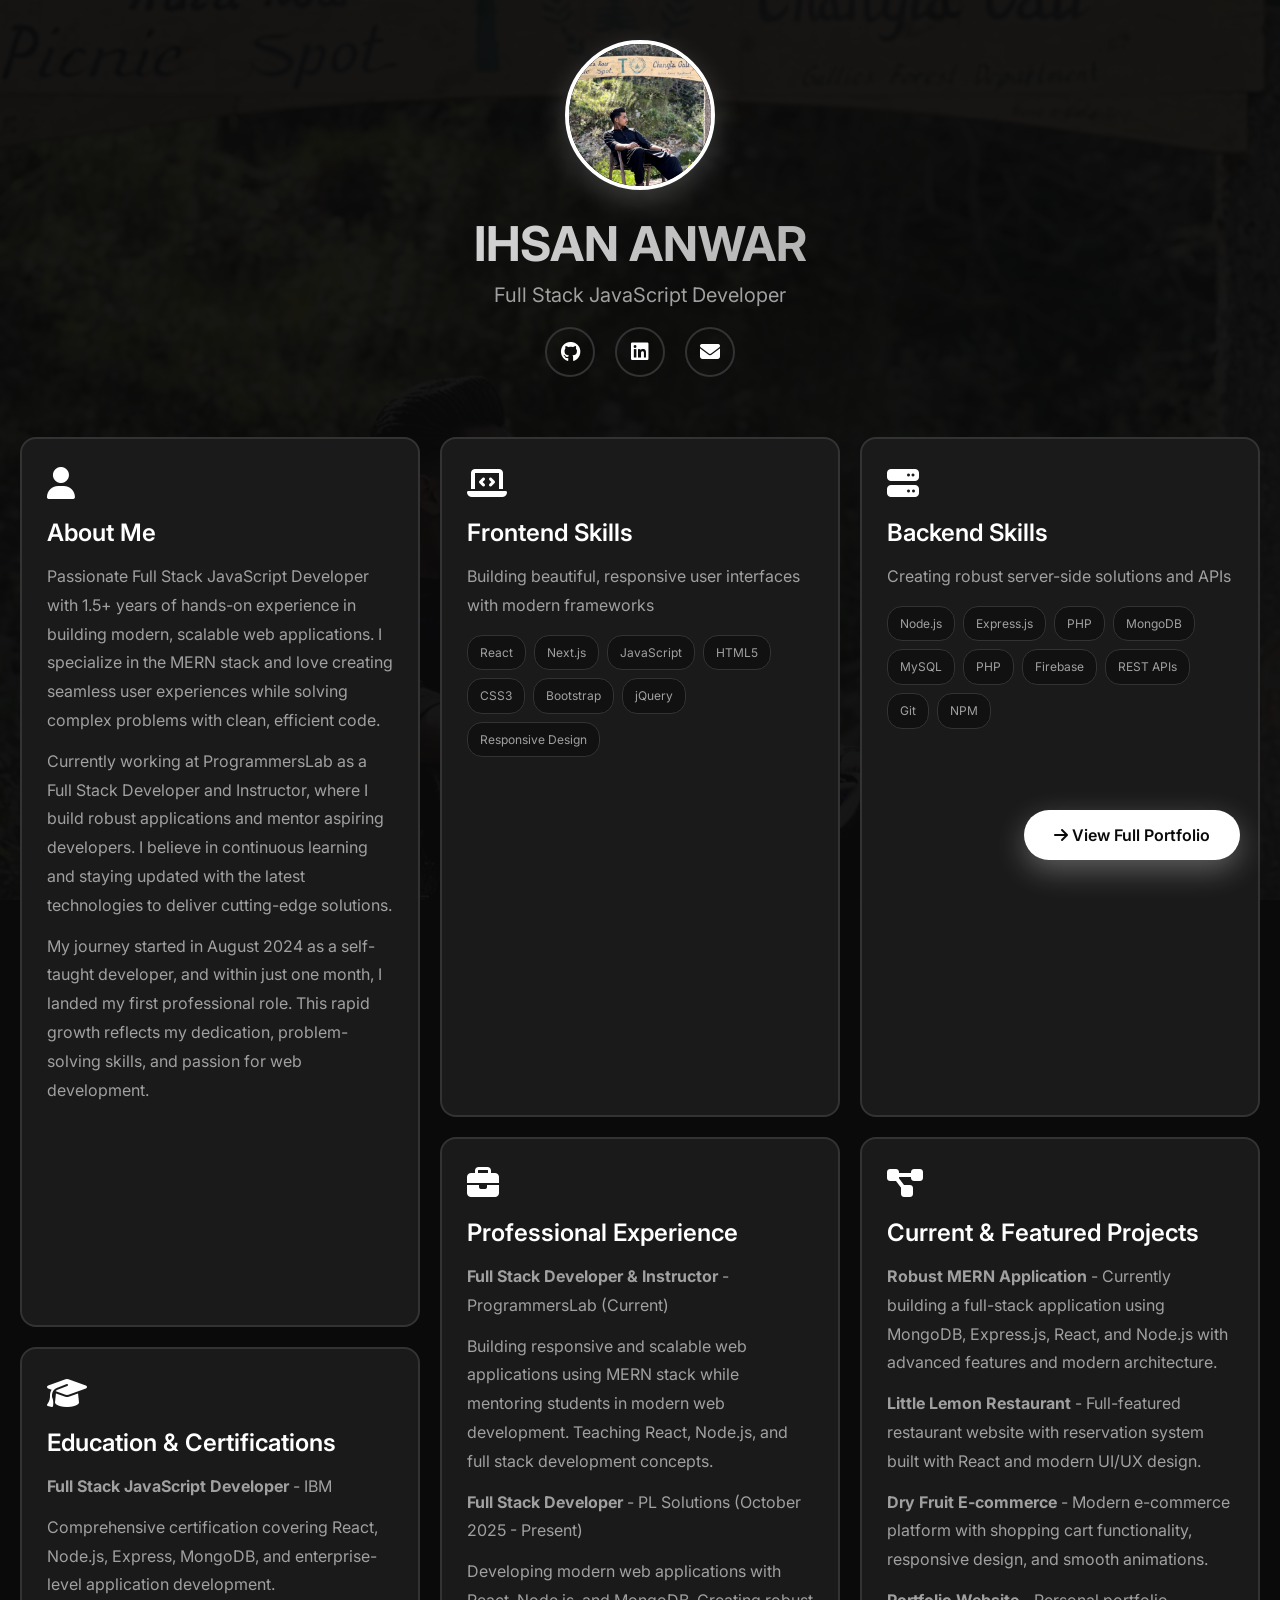
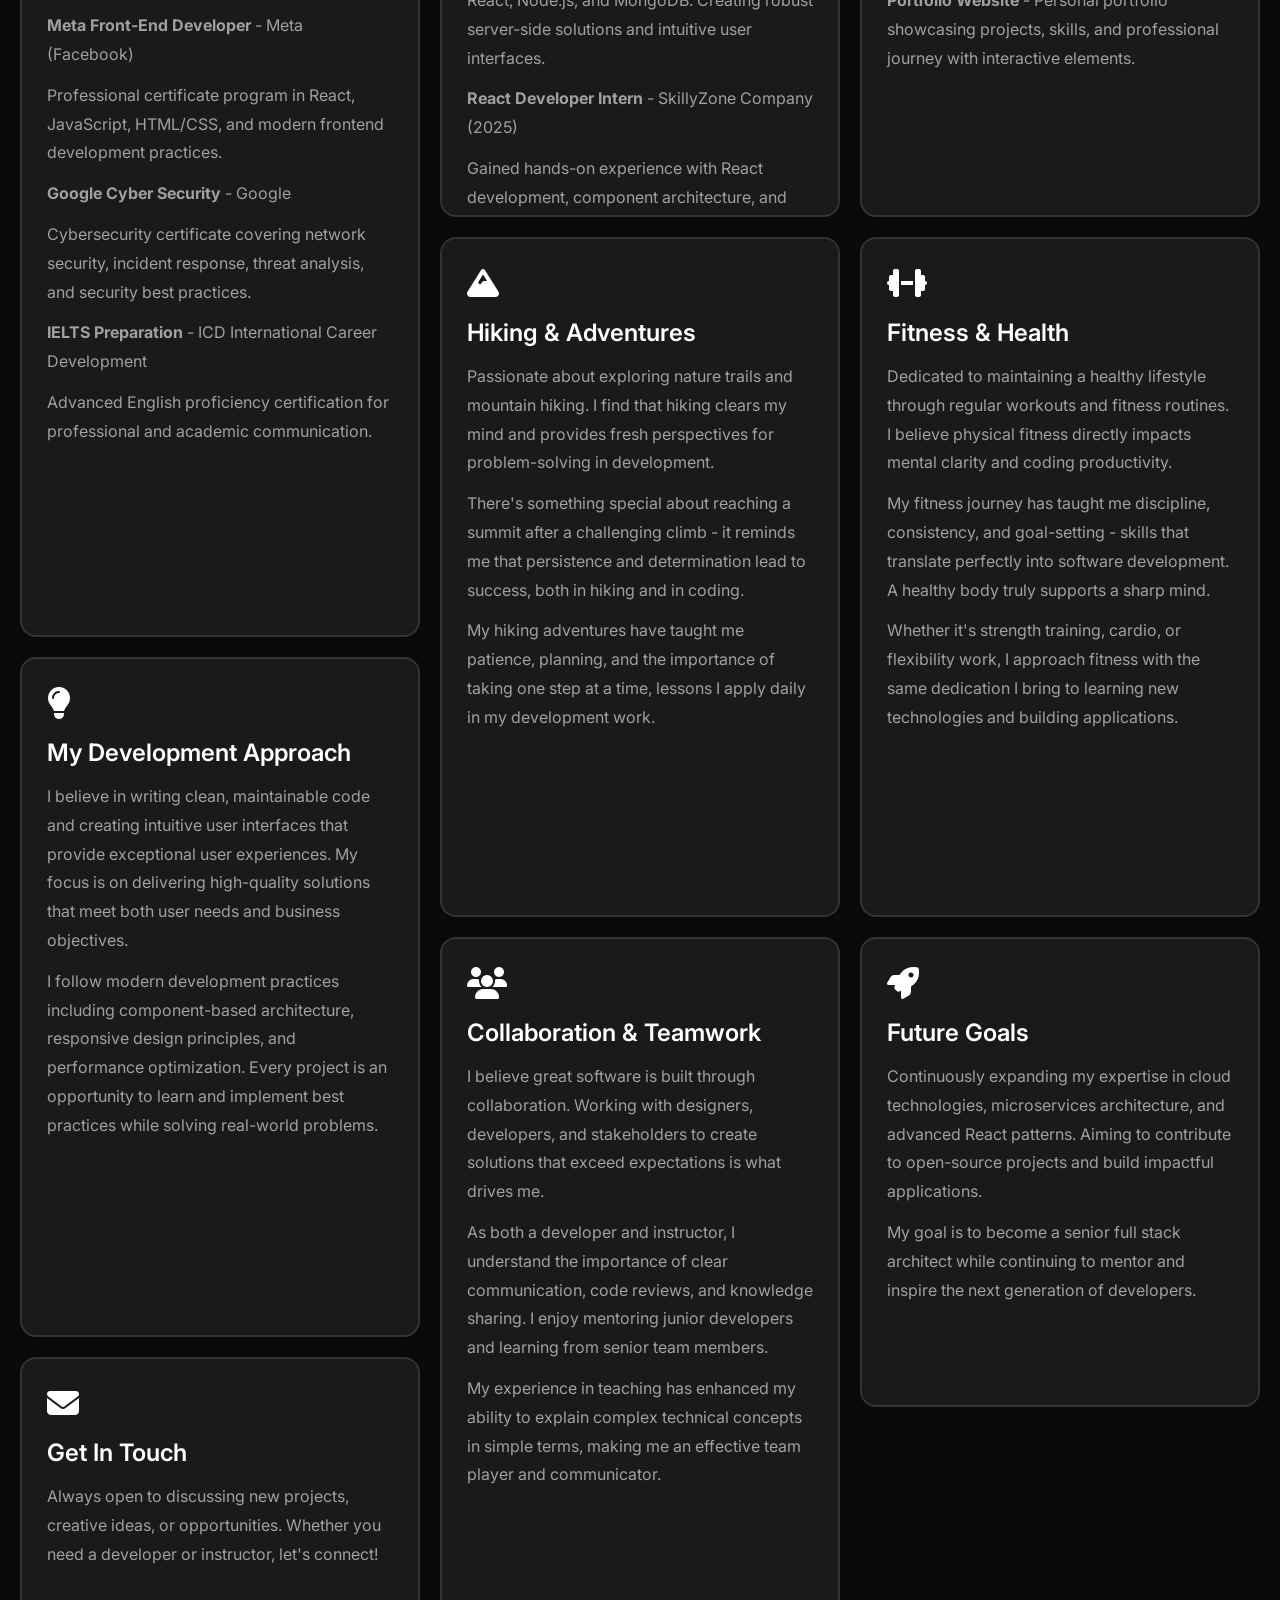
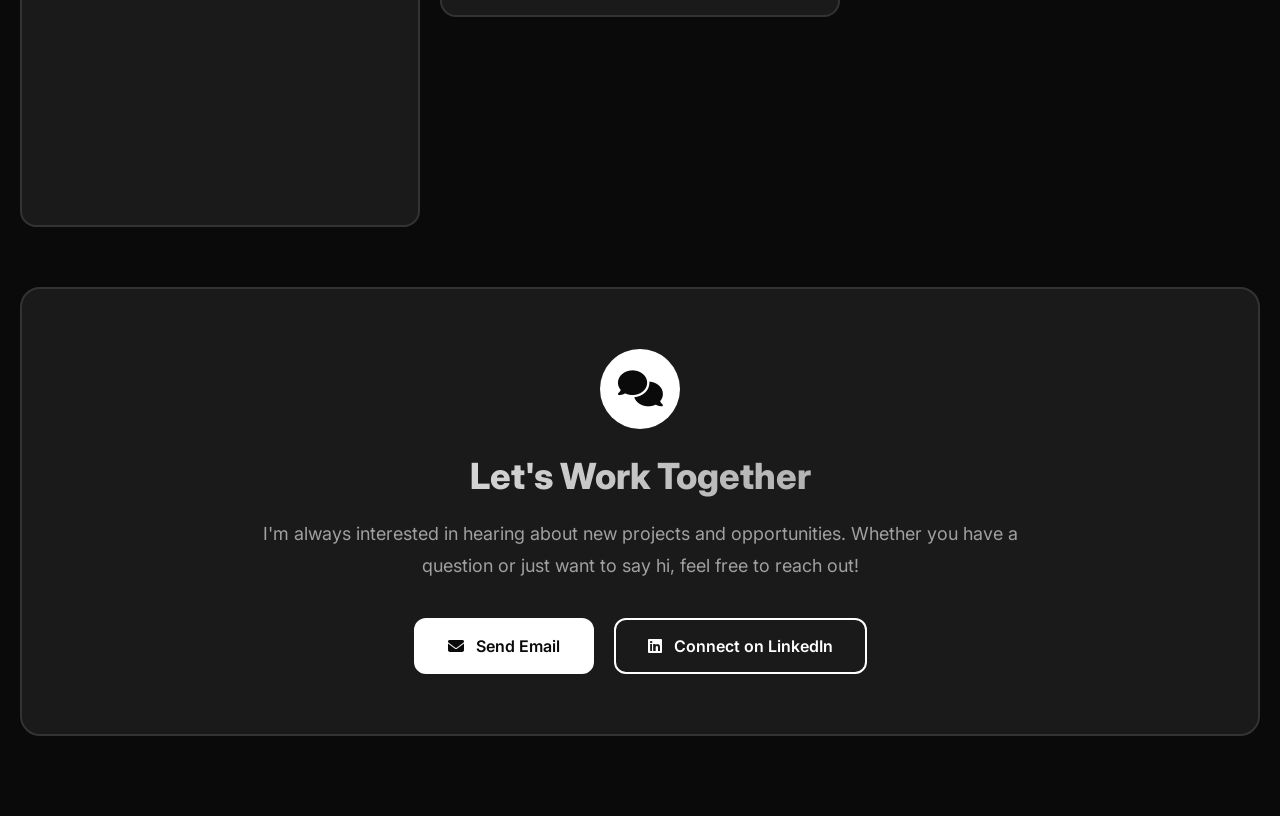
<file: profile.html>
<!DOCTYPE html>
<html lang="en">
<head>
    <meta charset="UTF-8">
    <meta name="viewport" content="width=device-width, initial-scale=1.0">
    <title>Ihsan Anwar - Portfolio Home</title>
    
    <!-- Fonts -->
    <link href="https://fonts.googleapis.com/css2?family=Inter:wght@300;400;500;600;700;800&display=swap" rel="stylesheet">
    <link rel="stylesheet" href="https://cdnjs.cloudflare.com/ajax/libs/font-awesome/6.4.0/css/all.min.css">
    
   <!-- Css Link With Name index2 css -->
    <link rel="stylesheet" href="css/profile.css">
</head>
<body>
    <div class="container">
        <!-- Profile Section -->
        <div class="profile-section">
            <img src="img/about.png" alt="Ihsan Anwar" class="profile-img">
            <h1 class="profile-name">IHSAN ANWAR</h1>
            <p class="profile-title">Full Stack JavaScript Developer</p>
            <div class="social-links">
                <a href="https://github.com/IHSAN-ANWAR" target="_blank"><i class="fab fa-github"></i></a>
                <a href="https://www.linkedin.com/in/ihsan-anwar-243964353/" target="_blank"><i class="fab fa-linkedin"></i></a>
                <a href="mailto:ihsan.anwar4321@gmail.com"><i class="fas fa-envelope"></i></a>
            </div>
        </div>

        <!-- Masonry Grid -->
        <div class="masonry-grid">
            <!-- About Card - Extended -->
            <div class="comment-card extra-large">
                <div class="card-icon"><i class="fas fa-user"></i></div>
                <h3 class="card-title">About Me</h3>
                <div class="card-content">
                    <p>Passionate Full Stack JavaScript Developer with 1.5+ years of hands-on experience in building modern, scalable web applications. I specialize in the MERN stack and love creating seamless user experiences while solving complex problems with clean, efficient code.</p>
                    <p>Currently working at ProgrammersLab as a Full Stack Developer and Instructor, where I build robust applications and mentor aspiring developers. I believe in continuous learning and staying updated with the latest technologies to deliver cutting-edge solutions.</p>
                    <p>My journey started in August 2024 as a self-taught developer, and within just one month, I landed my first professional role. This rapid growth reflects my dedication, problem-solving skills, and passion for web development.</p>
                </div>
            </div>

            <!-- Frontend Skills Card -->
            <div class="comment-card large">
                <div class="card-icon"><i class="fas fa-laptop-code"></i></div>
                <h3 class="card-title">Frontend Skills</h3>
                <div class="card-content">
                    <p>Building beautiful, responsive user interfaces with modern frameworks</p>
                    <div class="skill-tags">
                        <span class="skill-tag">React</span>
                        <span class="skill-tag">Next.js</span>
                        <span class="skill-tag">JavaScript</span>
                        <span class="skill-tag">HTML5</span>
                        <span class="skill-tag">CSS3</span>
                        <span class="skill-tag">Bootstrap</span>
                        <span class="skill-tag">jQuery</span>
                        <span class="skill-tag">Responsive Design</span>
                    </div>
                </div>
            </div>

            <!-- Backend Skills Card -->
            <div class="comment-card large">
                <div class="card-icon"><i class="fas fa-server"></i></div>
                <h3 class="card-title">Backend Skills</h3>
                <div class="card-content">
                    <p>Creating robust server-side solutions and APIs</p>
                    <div class="skill-tags">
                        <span class="skill-tag">Node.js</span>
                        <span class="skill-tag">Express.js</span>
                        <span class="skill-tag">PHP</span>
                        <span class="skill-tag">MongoDB</span>
                        <span class="skill-tag">MySQL</span>
                        <span class="skill-tag">PHP</span>
                        <span class="skill-tag">Firebase</span>
                        <span class="skill-tag">REST APIs</span>
                        <span class="skill-tag">Git</span>
                        <span class="skill-tag">NPM</span>
                    </div>
                </div>
            </div>

            <!-- Experience Card - Extended -->
            <div class="comment-card large">
                <div class="card-icon"><i class="fas fa-briefcase"></i></div>
                <h3 class="card-title">Professional Experience</h3>
                <div class="card-content">
                    <p><strong>Full Stack Developer & Instructor</strong> - ProgrammersLab (Current)</p>
                    <p>Building responsive and scalable web applications using MERN stack while mentoring students in modern web development. Teaching React, Node.js, and full stack development concepts.</p>
                    <p><strong>Full Stack Developer</strong> - PL Solutions (October 2025 - Present)</p>
                    <p>Developing modern web applications with React, Node.js, and MongoDB. Creating robust server-side solutions and intuitive user interfaces.</p>
                    <p><strong>React Developer Intern</strong> - SkillyZone Company (2025)</p>
                    <p>Gained hands-on experience with React development, component architecture, and modern JavaScript practices.</p>
                </div>
            </div>

            <!-- Current Projects Card -->
            <div class="comment-card large">
                <div class="card-icon"><i class="fas fa-project-diagram"></i></div>
                <h3 class="card-title">Current & Featured Projects</h3>
                <div class="card-content">
                    <p><strong>Robust MERN Application</strong> - Currently building a full-stack application using MongoDB, Express.js, React, and Node.js with advanced features and modern architecture.</p>
                    <p><strong>Little Lemon Restaurant</strong> - Full-featured restaurant website with reservation system built with React and modern UI/UX design.</p>
                    <p><strong>Dry Fruit E-commerce</strong> - Modern e-commerce platform with shopping cart functionality, responsive design, and smooth animations.</p>
                    <p><strong>Portfolio Website</strong> - Personal portfolio showcasing projects, skills, and professional journey with interactive elements.</p>
                </div>
            </div>

            <!-- Education & Certifications Card - Extended -->
            <div class="comment-card extra-large">
                <div class="card-icon"><i class="fas fa-graduation-cap"></i></div>
                <h3 class="card-title">Education & Certifications</h3>
                <div class="card-content">
                    <p><strong>Full Stack JavaScript Developer</strong> - IBM</p>
                    <p>Comprehensive certification covering React, Node.js, Express, MongoDB, and enterprise-level application development.</p>
                    <p><strong>Meta Front-End Developer</strong> - Meta (Facebook)</p>
                    <p>Professional certificate program in React, JavaScript, HTML/CSS, and modern frontend development practices.</p>
                    <p><strong>Google Cyber Security</strong> - Google</p>
                    <p>Cybersecurity certificate covering network security, incident response, threat analysis, and security best practices.</p>
                    <p><strong>IELTS Preparation</strong> - ICD International Career Development</p>
                    <p>Advanced English proficiency certification for professional and academic communication.</p>
                </div>
            </div>

            <!-- Hiking & Adventures Card -->
            <div class="comment-card large">
                <div class="card-icon"><i class="fas fa-mountain"></i></div>
                <h3 class="card-title">Hiking & Adventures</h3>
                <div class="card-content">
                    <p>Passionate about exploring nature trails and mountain hiking. I find that hiking clears my mind and provides fresh perspectives for problem-solving in development.</p>
                    <p>There's something special about reaching a summit after a challenging climb - it reminds me that persistence and determination lead to success, both in hiking and in coding.</p>
                    <p>My hiking adventures have taught me patience, planning, and the importance of taking one step at a time, lessons I apply daily in my development work.</p>
                </div>
            </div>

            <!-- Fitness & Health Card -->
            <div class="comment-card large">
                <div class="card-icon"><i class="fas fa-dumbbell"></i></div>
                <h3 class="card-title">Fitness & Health</h3>
                <div class="card-content">
                    <p>Dedicated to maintaining a healthy lifestyle through regular workouts and fitness routines. I believe physical fitness directly impacts mental clarity and coding productivity.</p>
                    <p>My fitness journey has taught me discipline, consistency, and goal-setting - skills that translate perfectly into software development. A healthy body truly supports a sharp mind.</p>
                    <p>Whether it's strength training, cardio, or flexibility work, I approach fitness with the same dedication I bring to learning new technologies and building applications.</p>
                </div>
            </div>

            <!-- My Approach Card -->
            <div class="comment-card large">
                <div class="card-icon"><i class="fas fa-lightbulb"></i></div>
                <h3 class="card-title">My Development Approach</h3>
                <div class="card-content">
                    <p>I believe in writing clean, maintainable code and creating intuitive user interfaces that provide exceptional user experiences. My focus is on delivering high-quality solutions that meet both user needs and business objectives.</p>
                    <p>I follow modern development practices including component-based architecture, responsive design principles, and performance optimization. Every project is an opportunity to learn and implement best practices while solving real-world problems.</p>
                </div>
            </div>

            <!-- Collaboration & Teamwork Card -->
            <div class="comment-card large">
                <div class="card-icon"><i class="fas fa-users"></i></div>
                <h3 class="card-title">Collaboration & Teamwork</h3>
                <div class="card-content">
                    <p>I believe great software is built through collaboration. Working with designers, developers, and stakeholders to create solutions that exceed expectations is what drives me.</p>
                    <p>As both a developer and instructor, I understand the importance of clear communication, code reviews, and knowledge sharing. I enjoy mentoring junior developers and learning from senior team members.</p>
                    <p>My experience in teaching has enhanced my ability to explain complex technical concepts in simple terms, making me an effective team player and communicator.</p>
                </div>
            </div>

            <!-- Future Goals Card -->
            <div class="comment-card medium">
                <div class="card-icon"><i class="fas fa-rocket"></i></div>
                <h3 class="card-title">Future Goals</h3>
                <div class="card-content">
                    <p>Continuously expanding my expertise in cloud technologies, microservices architecture, and advanced React patterns. Aiming to contribute to open-source projects and build impactful applications.</p>
                    <p>My goal is to become a senior full stack architect while continuing to mentor and inspire the next generation of developers.</p>
                </div>
            </div>

            <!-- Contact Card -->
            <div class="comment-card medium">
                <div class="card-icon"><i class="fas fa-envelope"></i></div>
                <h3 class="card-title">Get In Touch</h3>
                <div class="card-content">
                    <p>Always open to discussing new projects, creative ideas, or opportunities. Whether you need a developer or instructor, let's connect!</p>
                </div>
            </div>
        </div>

        <!-- Feedback Section -->
        <div class="feedback-section">
            <div class="feedback-container">
                <div class="feedback-icon">
                    <i class="fas fa-comments"></i>
                </div>
                <h2 class="feedback-title">Let's Work Together</h2>
                <p class="feedback-text">
                    I'm always interested in hearing about new projects and opportunities. 
                    Whether you have a question or just want to say hi, feel free to reach out!
                </p>
                <div class="feedback-actions">
                    <a href="mailto:ihsan.anwar4321@gmail.com" class="feedback-btn primary">
                        <i class="fas fa-envelope"></i>
                        Send Email
                    </a>
                    <a href="https://www.linkedin.com/in/ihsan-anwar-243964353/" target="_blank" class="feedback-btn secondary">
                        <i class="fab fa-linkedin"></i>
                        Connect on LinkedIn
                    </a>
                </div>
            </div>
        </div>
    </div>

    <!-- View Full Portfolio Button -->
    <a href="index.html" class="view-portfolio-btn">
        <i class="fas fa-arrow-right"></i> View Full Portfolio
    </a>
</body>
</html>
</file>
<file: css/profile.css>
* {
    margin: 0;
    padding: 0;
    box-sizing: border-box;
}

:root {
    --bg-primary: #0a0a0a;
    --bg-secondary: #111111;
    --bg-tertiary: #1a1a1a;
    --text-primary: #ffffff;
    --text-secondary: #a0a0a0;
    --border: #333333;
    --accent: #ffffff;
}

body {
    font-family: 'Inter', sans-serif;
    background: var(--bg-primary);
    color: var(--text-primary);
    min-height: 100vh;
    padding: 40px 20px;
    position: relative;
}

body::before {
    content: '';
    position: fixed;
    top: 0;
    left: 0;
    width: 100%;
    height: 100%;
    background-image: url('../img/about.png');
    background-size: cover;
    background-position: center;
    background-repeat: no-repeat;
    background-attachment: fixed;
    opacity: 0.05;
    z-index: -1;
}

.container {
    max-width: 1400px;
    margin: 0 auto;
}

/* Profile Section */
.profile-section {
    text-align: center;
    margin-bottom: 60px;
}

.profile-img {
    width: 150px;
    height: 150px;
    border-radius: 50%;
    border: 4px solid var(--text-primary);
    margin: 0 auto 20px;
    object-fit: cover;
    box-shadow: 0 10px 30px rgba(255, 255, 255, 0.2);
}

.profile-name {
    font-size: 48px;
    font-weight: 700;
    margin-bottom: 10px;
    background: linear-gradient(135deg, #ffffff, #888888);
    -webkit-background-clip: text;
    -webkit-text-fill-color: transparent;
}

.profile-title {
    font-size: 20px;
    color: var(--text-secondary);
    margin-bottom: 20px;
}

.social-links {
    display: flex;
    gap: 20px;
    justify-content: center;
}

.social-links a {
    width: 50px;
    height: 50px;
    border: 2px solid var(--border);
    border-radius: 50%;
    display: flex;
    align-items: center;
    justify-content: center;
    color: var(--text-primary);
    font-size: 20px;
    transition: all 0.3s;
    text-decoration: none;
}

.social-links a:hover {
    border-color: var(--text-primary);
    transform: translateY(-5px);
}

/* Masonry Grid */
.masonry-grid {
    display: grid;
    grid-template-columns: repeat(auto-fill, minmax(300px, 1fr));
    grid-auto-rows: 50px;
    gap: 20px;
}

.comment-card {
    background: var(--bg-tertiary);
    border: 2px solid var(--border);
    border-radius: 16px;
    padding: 25px;
    transition: all 0.4s;
    cursor: pointer;
    position: relative;
    overflow: hidden;
}

.comment-card:hover {
    border-color: var(--text-primary);
    transform: translateY(-5px);
    box-shadow: 0 15px 40px rgba(0, 0, 0, 0.5);
}

.comment-card.small {
    grid-row: span 5;
}

.comment-card.medium {
    grid-row: span 7;
}

.comment-card.large {
    grid-row: span 10;
}

.comment-card.extra-large {
    grid-row: span 13;
}

.card-icon {
    font-size: 32px;
    margin-bottom: 15px;
    color: var(--text-primary);
}

.card-title {
    font-size: 24px;
    font-weight: 600;
    margin-bottom: 15px;
}

.card-content {
    color: var(--text-secondary);
    line-height: 1.8;
    font-size: 16px;
}

.card-content p {
    margin-bottom: 12px;
}

.card-content.hidden {
    display: none;
}

.expand-btn {
    margin-top: 15px;
    padding: 8px 16px;
    background: transparent;
    border: 1px solid var(--border);
    color: var(--text-primary);
    border-radius: 20px;
    cursor: pointer;
    font-size: 12px;
    transition: all 0.3s;
}

.expand-btn:hover {
    border-color: var(--text-primary);
    background: var(--text-primary);
    color: var(--bg-primary);
}

.skill-tags {
    display: flex;
    flex-wrap: wrap;
    gap: 8px;
    margin-top: 15px;
}

.skill-tag {
    padding: 6px 12px;
    background: var(--bg-secondary);
    border: 1px solid var(--border);
    border-radius: 15px;
    font-size: 12px;
    color: var(--text-secondary);
}

/* Feedback Section */
.feedback-section {
    width: 100%;
    margin: 60px 0 40px;
    padding: 0;
}

.feedback-container {
    background: var(--bg-tertiary);
    border: 2px solid var(--border);
    border-radius: 20px;
    padding: 60px 40px;
    text-align: center;
    position: relative;
    overflow: hidden;
    transition: all 0.4s;
}

.feedback-container:hover {
    border-color: var(--text-primary);
    box-shadow: 0 20px 60px rgba(0, 0, 0, 0.5);
    transform: translateY(-5px);
}

.feedback-icon {
    width: 80px;
    height: 80px;
    background: var(--text-primary);
    color: var(--bg-primary);
    border-radius: 50%;
    display: flex;
    align-items: center;
    justify-content: center;
    font-size: 36px;
    margin: 0 auto 25px;
}

.feedback-title {
    font-size: 36px;
    font-weight: 800;
    margin-bottom: 20px;
    background: linear-gradient(135deg, #ffffff 0%, #888888 100%);
    -webkit-background-clip: text;
    -webkit-text-fill-color: transparent;
    background-clip: text;
}

.feedback-text {
    font-size: 18px;
    color: var(--text-secondary);
    line-height: 1.8;
    max-width: 800px;
    margin: 0 auto 35px;
}

.feedback-actions {
    display: flex;
    gap: 20px;
    justify-content: center;
    flex-wrap: wrap;
}

.feedback-btn {
    padding: 16px 32px;
    border-radius: 12px;
    font-size: 16px;
    font-weight: 600;
    text-decoration: none;
    display: inline-flex;
    align-items: center;
    gap: 12px;
    transition: all 0.3s;
    border: 2px solid transparent;
}

.feedback-btn.primary {
    background: var(--text-primary);
    color: var(--bg-primary);
    border-color: var(--text-primary);
}

.feedback-btn.primary:hover {
    background: transparent;
    color: var(--text-primary);
    transform: translateY(-3px);
    box-shadow: 0 10px 30px rgba(255, 255, 255, 0.3);
}

.feedback-btn.secondary {
    background: transparent;
    color: var(--text-primary);
    border-color: var(--text-primary);
}

.feedback-btn.secondary:hover {
    background: var(--text-primary);
    color: var(--bg-primary);
    transform: translateY(-3px);
    box-shadow: 0 10px 30px rgba(255, 255, 255, 0.3);
}

.view-portfolio-btn {
    position: fixed;
    bottom: 40px;
    right: 40px;
    padding: 15px 30px;
    background: var(--text-primary);
    color: var(--bg-primary);
    border: none;
    border-radius: 30px;
    font-size: 16px;
    font-weight: 600;
    cursor: pointer;
    box-shadow: 0 10px 30px rgba(255, 255, 255, 0.3);
    transition: all 0.3s;
    text-decoration: none;
    display: inline-block;
}

.view-portfolio-btn:hover {
    transform: translateY(-3px);
    box-shadow: 0 15px 40px rgba(255, 255, 255, 0.4);
}

/* Responsive */
@media (max-width: 768px) {
    .profile-name {
        font-size: 36px;
    }
    
    .masonry-grid {
        grid-template-columns: 1fr;
        grid-auto-rows: auto;
    }
    
    .comment-card.small,
    .comment-card.medium,
    .comment-card.large,
    .comment-card.extra-large {
        grid-row: span 1;
    }
    
    .feedback-container {
        padding: 40px 25px;
    }
    
    .feedback-icon {
        width: 60px;
        height: 60px;
        font-size: 28px;
    }
    
    .feedback-title {
        font-size: 26px;
    }
    
    .feedback-text {
        font-size: 16px;
    }
    
    .feedback-actions {
        flex-direction: column;
        align-items: stretch;
    }
    
    .feedback-btn {
        justify-content: center;
    }
    
    .view-portfolio-btn {
        bottom: 20px;
        right: 20px;
    }
}
</file>
